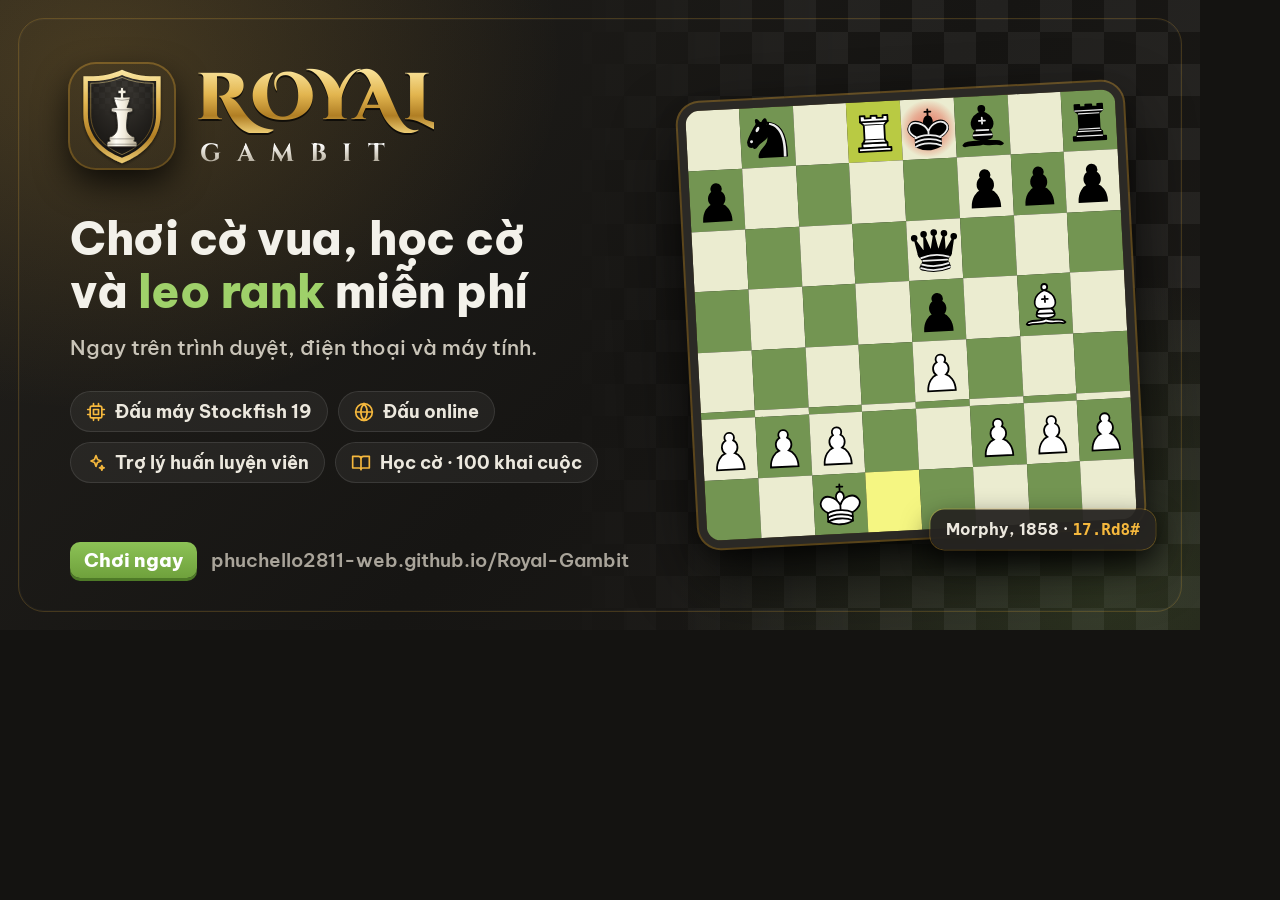
<file: tools/og-poster.html>
<!doctype html><html lang="vi"><head><meta charset="utf-8">
<!-- Bản nguồn của img/og-image.png (ảnh xem trước khi gửi link). Sửa chữ / thế cờ ở đây, mở bằng Chrome cỡ 1200×630 rồi chụp lại. -->
<link rel="stylesheet" href="https://fonts.googleapis.com/css2?family=Be+Vietnam+Pro:wght@500;600;700;800&family=Cinzel:wght@700&family=Cinzel+Decorative:wght@900&display=swap">
<style>
  * { box-sizing: border-box; margin: 0; }
  html, body { width: 1200px; height: 630px; overflow: hidden; background: #141311; }
  body { font-family: "Be Vietnam Pro", system-ui, sans-serif; color: #f3f1ea; position: relative; }
  .bg { position: absolute; inset: 0;
    background:
      radial-gradient(ellipse 60% 85% at 8% 10%, #f5b83d2e, transparent 65%),
      radial-gradient(ellipse 55% 80% at 92% 95%, #81b64c26, transparent 65%),
      linear-gradient(135deg, #22201c 0%, #161513 55%, #1d1b18 100%); }
  .checks { position: absolute; inset: 0 0 0 auto; width: 640px; opacity: 0.05;
    background: repeating-conic-gradient(#fff 0 25%, transparent 0 50%) 0 0 / 64px 64px;
    -webkit-mask-image: linear-gradient(90deg, transparent, #000 45%); }
  .frame { position: absolute; inset: 18px; border-radius: 26px; border: 1.5px solid #f5b83d33; box-shadow: inset 0 0 0 1px #ffffff08; }
  .left { position: absolute; left: 70px; top: 64px; width: 560px; }
  .brand { display: flex; align-items: center; gap: 22px; }
  .brand img { width: 104px; height: 104px; border-radius: 26px; box-shadow: 0 0 0 2px #f5b83d55, 0 14px 34px #000c; }
  .wm { display: flex; flex-direction: column; line-height: 1; }
  .wm .a { font-family: "Cinzel Decorative", serif; font-weight: 900; font-size: 66px; letter-spacing: 0.04em;
    background: linear-gradient(180deg, #fbe7a1 0%, #e2b54f 42%, #b07e24 74%, #eccb73 100%); -webkit-background-clip: text; color: transparent;
    filter: drop-shadow(0 2px 0 #000a); }
  .wm .b { font-family: "Cinzel", serif; font-weight: 700; font-size: 25px; letter-spacing: 0.62em; margin-top: 8px; padding-left: 4px;
    background: linear-gradient(180deg, #fff 10%, #cfc9bb 60%, #9f988a); -webkit-background-clip: text; color: transparent; }
  h1 { margin-top: 44px; font-size: 46px; font-weight: 800; line-height: 1.15; letter-spacing: -0.01em; }
  h1 em { font-style: normal; color: #9fd16a; }
  .sub { margin-top: 14px; font-size: 21px; line-height: 1.5; color: #c9c4b8; font-weight: 500; }
  .chips { display: flex; flex-wrap: wrap; gap: 10px; margin-top: 28px; }
  .chip { display: inline-flex; align-items: center; gap: 9px; padding: 9px 16px; border-radius: 99px; font-size: 18px; font-weight: 700;
    background: #ffffff0d; box-shadow: inset 0 0 0 1px #ffffff1a; color: #ece8de; }
  .chip svg { width: 20px; height: 20px; fill: none; stroke: #f5b83d; stroke-width: 2; stroke-linecap: round; stroke-linejoin: round; }
  .url { position: absolute; left: 70px; bottom: 52px; display: flex; align-items: center; gap: 14px; font-size: 19px; font-weight: 600; color: #a9a49a; }
  .url b { padding: 6px 14px; border-radius: 10px; background: linear-gradient(180deg, #8cc256, #6fa13c); color: #fff; font-weight: 800; box-shadow: 0 3px 0 #4e7a27; }
  .right { position: absolute; right: 74px; top: 50%; transform: translateY(-50%) rotate(-3deg); }
  .board { width: 430px; height: 430px; display: grid; grid-template-columns: repeat(8, 1fr); border-radius: 14px; overflow: hidden;
    box-shadow: 0 0 0 8px #2b2925, 0 0 0 10px #f5b83d55, 0 30px 70px #000d, 0 10px 24px #0009; }
  .sq { position: relative; }
  .l { background: #ebecd0; } .d { background: #739552; }
  .sq.hl.l { background: #f5f682; } .sq.hl.d { background: #b9ca43; }
  .sq.mate::after { content: ""; position: absolute; inset: 0; background: radial-gradient(circle, #e2533fcc 0%, #e2533f66 45%, transparent 72%); }
  .sq img { position: relative; z-index: 1; width: 100%; height: 100%; display: block; }
  .tag { position: absolute; right: -18px; bottom: -26px; padding: 10px 16px; border-radius: 14px; background: #262421f2; box-shadow: 0 0 0 1px #f5b83d55, 0 12px 28px #000b;
    font-size: 16px; font-weight: 700; color: #ece8de; transform: rotate(3deg); }
  .tag span { color: #f5b83d; font-family: ui-monospace, Menlo, monospace; font-weight: 800; }
</style></head><body>
<div class="bg"></div><div class="checks"></div><div class="frame"></div>
<div class="left">
  <div class="brand"><img src="../img/logo.svg" alt=""><div class="wm"><span class="a">ROYAL</span><span class="b">GAMBIT</span></div></div>
  <h1>Chơi cờ vua, học cờ<br>và <em>leo rank</em> miễn phí</h1>
  <p class="sub">Ngay trên trình duyệt, điện thoại và máy tính.</p>
  <div class="chips">
    <span class="chip"><svg viewBox="0 0 24 24"><rect x="5" y="5" width="14" height="14" rx="2"/><path d="M9 9h6v6H9zM9 2v3M15 2v3M9 19v3M15 19v3M2 9h3M2 15h3M19 9h3M19 15h3"/></svg>Đấu máy Stockfish 19</span>
    <span class="chip"><svg viewBox="0 0 24 24"><circle cx="12" cy="12" r="10"/><path d="M2 12h20M12 2a15 15 0 0 1 0 20M12 2a15 15 0 0 0 0 20"/></svg>Đấu online</span>
    <span class="chip"><svg viewBox="0 0 24 24"><path d="M12 3l1.8 4.7L18 9.5l-4.2 1.8L12 16l-1.8-4.7L6 9.5l4.2-1.8z M19 15l.8 2 2 .8-2 .8-.8 2-.8-2-2-.8 2-.8z"/></svg>Trợ lý huấn luyện viên</span>
    <span class="chip"><svg viewBox="0 0 24 24"><path d="M2 4h7a3 3 0 0 1 3 3v13a2 2 0 0 0-2-2H2V4ZM22 4h-7a3 3 0 0 0-3 3v13a2 2 0 0 1 2-2h8V4Z"/></svg>Học cờ · 100 khai cuộc</span>
  </div>
</div>
<div class="url"><b>Chơi ngay</b>phuchello2811-web.github.io/Royal-Gambit</div>
<div class="right"><div class="board" id="board"></div><div class="tag">Morphy, 1858 · <span>17.Rd8#</span></div></div>
<script>
const FEN = '1n1Rkb1r/p4ppp/4q3/4p1B1/4P3/8/PPP2PPP/2K5', P = '../pieces/';
const hl = new Set(['d1', 'd8']), mate = 'e8';
const rows = FEN.split('/'); let html = '';
rows.forEach((row, r) => { let c = 0; for (const ch of row) { if (/\d/.test(ch)) { for (let k = 0; k < +ch; k++) html += cell(r, c++, null); } else html += cell(r, c++, (ch === ch.toUpperCase() ? 'w' : 'b') + ch.toUpperCase()); } });
function cell(r, c, p) { const name = 'abcdefgh'[c] + (8 - r); return `<div class="sq ${(r + c) % 2 ? 'd' : 'l'}${hl.has(name) ? ' hl' : ''}${name === mate ? ' mate' : ''}">${p ? `<img src="${P}${p}.svg">` : ''}</div>`; }
document.getElementById('board').innerHTML = html;
</script></body></html>
</file>
